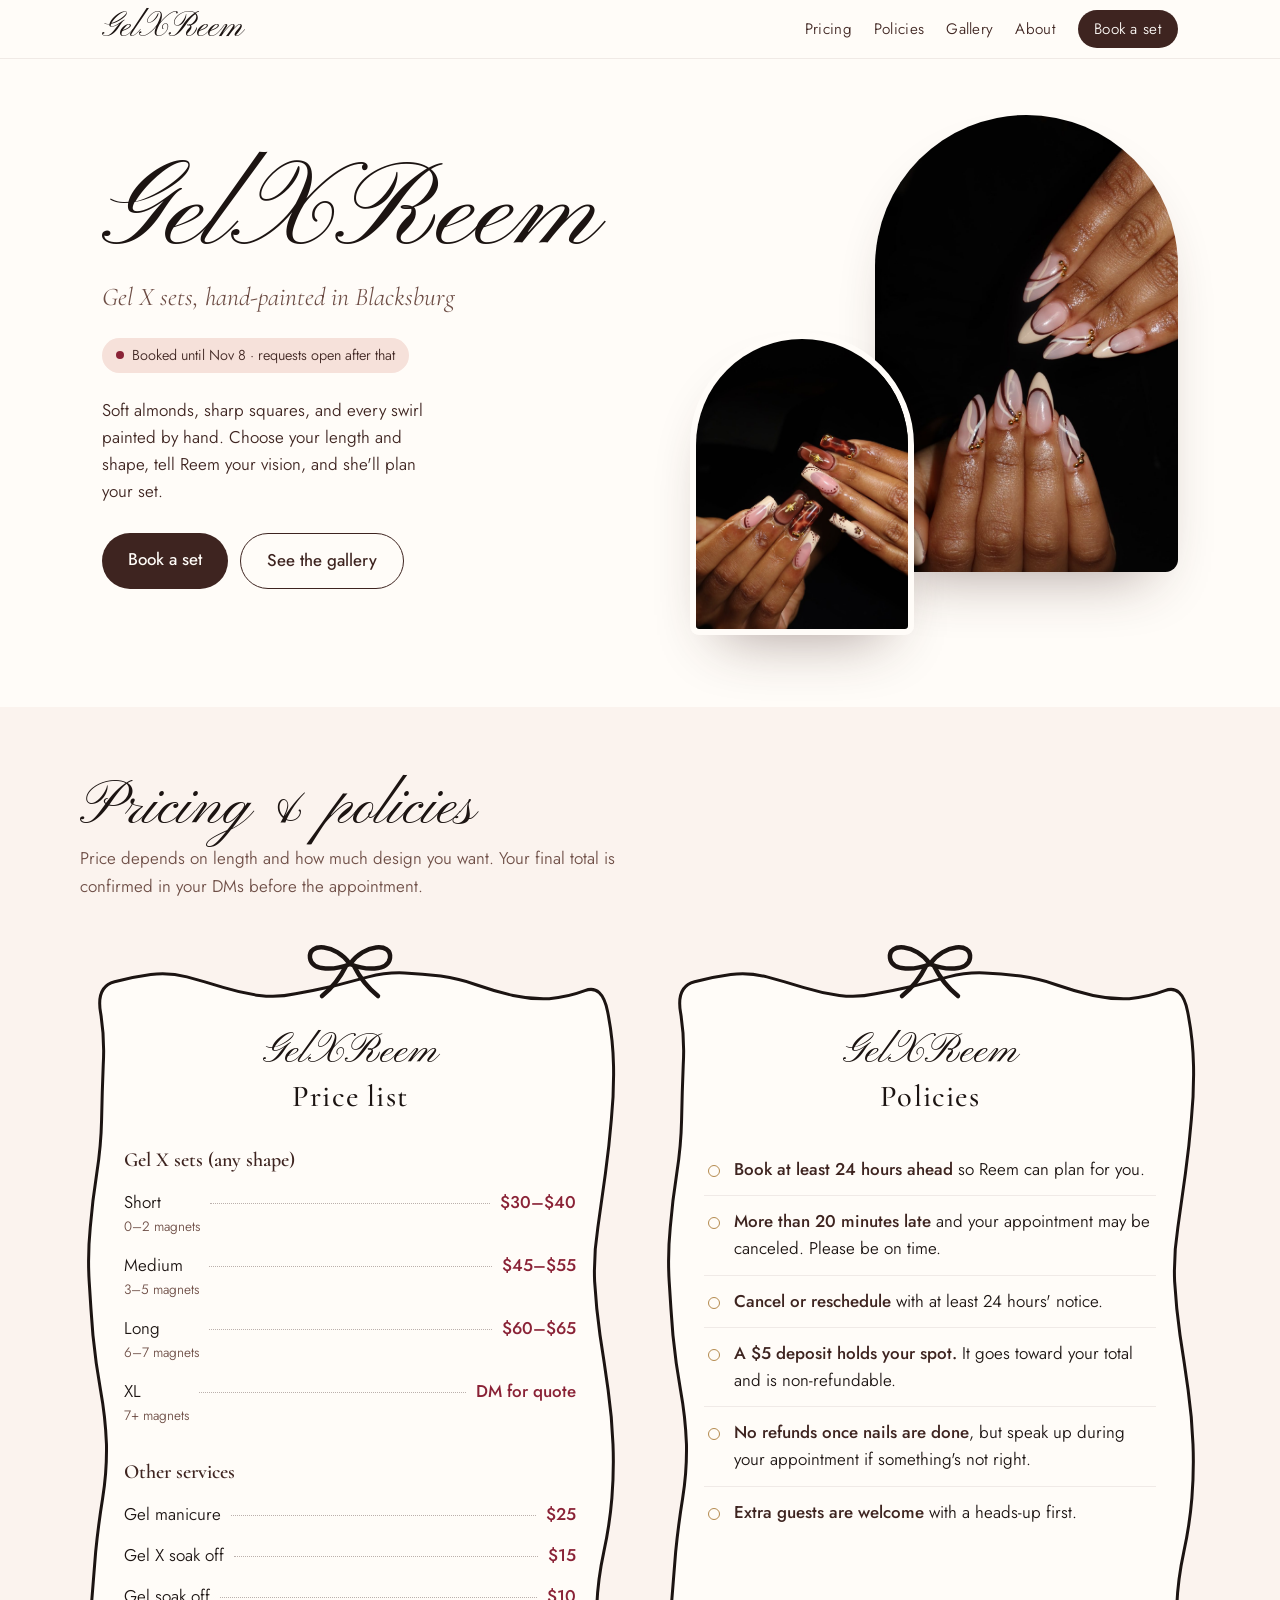
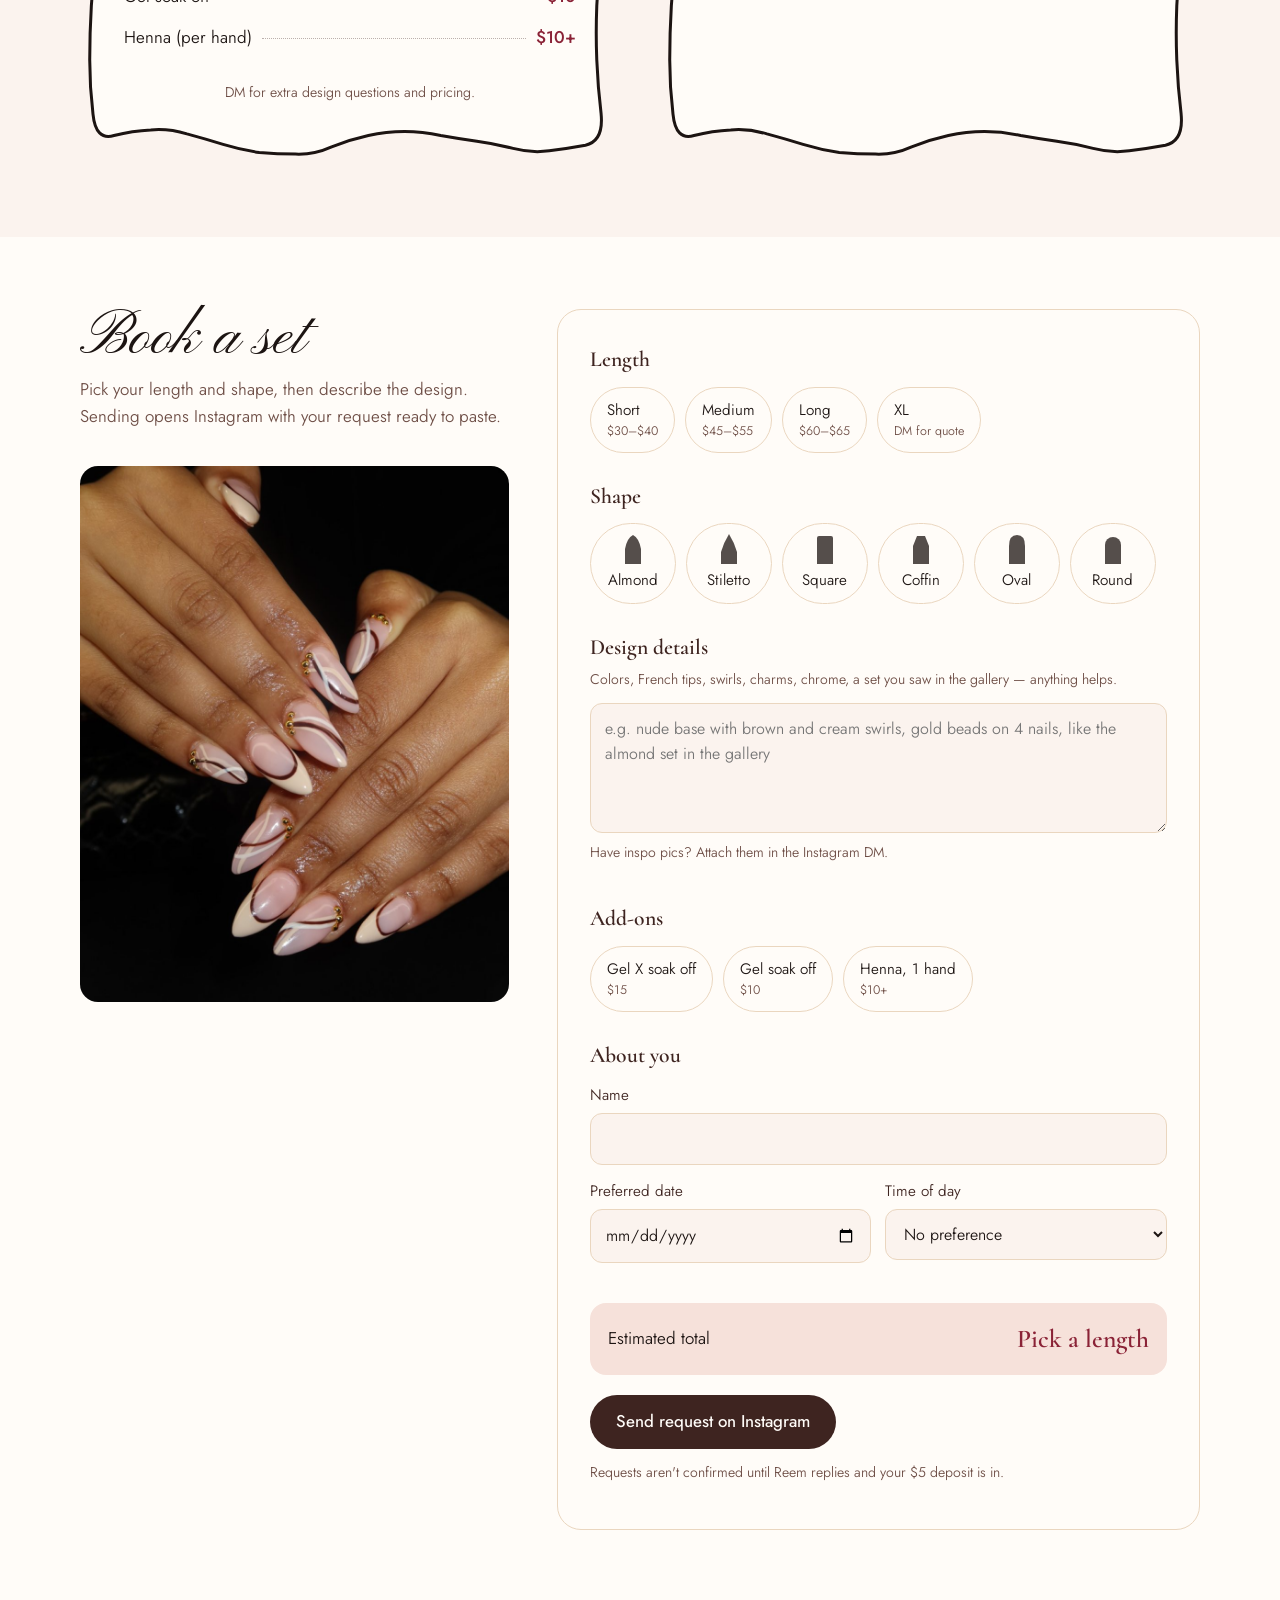
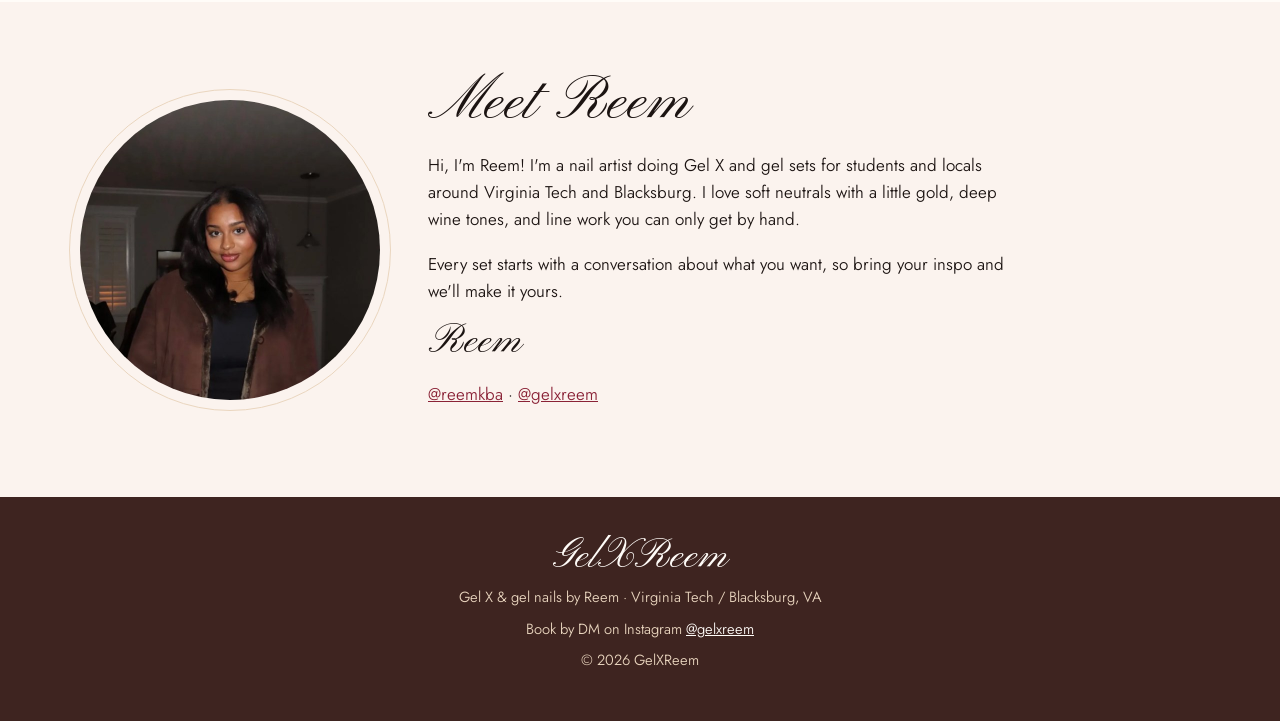
<file: index.html>
<!doctype html>
<html lang="en">
<head>
<title>GelXReem · Gel X nails in Blacksburg</title>
<meta name="description" content="Gel X and gel nail sets by Reem, near Virginia Tech in Blacksburg, VA. See pricing, policies, and request a booking.">
<meta charset="utf-8">
<meta name="viewport" content="width=device-width, initial-scale=1">
<link rel="icon" href="images/logo.jpg">
<link rel="preconnect" href="https://fonts.googleapis.com">
<link rel="preconnect" href="https://fonts.gstatic.com" crossorigin>
<link href="https://fonts.googleapis.com/css2?family=Cormorant:ital,wght@0,500;0,600;1,500&family=Jost:wght@300;350;400;500&family=Pinyon+Script&display=swap" rel="stylesheet">
<link rel="stylesheet" href="styles.css">
</head><body>
<header class="site-header">
  <nav class="nav" aria-label="Main">
    <a class="wordmark" href="index.html">GelXReem</a>
    <button class="menu-btn" aria-expanded="false" aria-controls="menu">Menu</button>
    <ul id="menu">
      <li><a href="index.html#pricing">Pricing</a></li>
      <li><a href="index.html#policies">Policies</a></li>
      <li><a href="gallery.html">Gallery</a></li>
      <li><a href="index.html#about">About</a></li>
      <li><a class="book-link" href="index.html#book">Book a set</a></li>
    </ul>
  </nav>
</header>
<main>
<section class="hero" style="padding-top:56px">
  <div>
    <h1>GelXReem</h1>
    <p class="tag">Gel X sets, hand-painted in Blacksburg</p>
    <!-- Update this line whenever the schedule changes -->
    <div class="status">Booked until Nov 8 · requests open after that</div>
    <p class="lede">Soft almonds, sharp squares, and every swirl painted by hand. Choose your length and shape, tell Reem your vision, and she'll plan your set.</p>
    <div class="hero-actions">
      <a class="btn" href="#book">Book a set</a>
      <a class="btn ghost" href="gallery.html">See the gallery</a>
    </div>
  </div>
  <div class="hero-photos">
    <img src="images/nude-swirl-almond-1.jpg" alt="Nude almond Gel X set with brown and cream swirls and gold bead accents">
    <img src="images/cocoa-marble-square.jpg" alt="Long square set with cocoa marble, cream florals, and gold star charms">
  </div>
</section>

<section id="pricing" class="tint">
  <div class="wrap">
    <h2 class="section-title">Pricing &amp; policies</h2>
    <p class="section-sub">Price depends on length and how much design you want. Your final total is confirmed in your DMs before the appointment.</p>
    <div class="two-up">
      <div class="frame">
        <h3>GelXReem</h3>
        <h4>Price list</h4>
        <div class="price-group">
          <h5>Gel X sets (any shape)</h5>
          <div class="price-row"><span>Short<small>0–2 magnets</small></span><span class="dots"></span><span class="amt">$30–$40</span></div>
          <div class="price-row"><span>Medium<small>3–5 magnets</small></span><span class="dots"></span><span class="amt">$45–$55</span></div>
          <div class="price-row"><span>Long<small>6–7 magnets</small></span><span class="dots"></span><span class="amt">$60–$65</span></div>
          <div class="price-row"><span>XL<small>7+ magnets</small></span><span class="dots"></span><span class="amt">DM for quote</span></div>
        </div>
        <div class="price-group">
          <h5>Other services</h5>
          <div class="price-row"><span>Gel manicure</span><span class="dots"></span><span class="amt">$25</span></div>
          <div class="price-row"><span>Gel X soak off</span><span class="dots"></span><span class="amt">$15</span></div>
          <div class="price-row"><span>Gel soak off</span><span class="dots"></span><span class="amt">$10</span></div>
          <div class="price-row"><span>Henna (per hand)</span><span class="dots"></span><span class="amt">$10+</span></div>
        </div>
        <p class="fineprint">DM for extra design questions and pricing.</p>
      </div>

      <div class="frame" id="policies">
        <h3>GelXReem</h3>
        <h4>Policies</h4>
        <ul class="policies">
          <li><strong>Book at least 24 hours ahead</strong> so Reem can plan for you.</li>
          <li><strong>More than 20 minutes late</strong> and your appointment may be canceled. Please be on time.</li>
          <li><strong>Cancel or reschedule</strong> with at least 24 hours' notice.</li>
          <li><strong>A $5 deposit holds your spot.</strong> It goes toward your total and is non-refundable.</li>
          <li><strong>No refunds once nails are done</strong>, but speak up during your appointment if something's not right.</li>
          <li><strong>Extra guests are welcome</strong> with a heads-up first.</li>
        </ul>
      </div>
    </div>
  </div>
</section>

<section id="book">
  <div class="wrap book">
    <div class="book-aside">
      <h2 class="section-title">Book a set</h2>
      <p class="section-sub">Pick your length and shape, then describe the design. Sending opens Instagram with your request ready to paste.</p>
      <img src="images/nude-swirl-almond-2.jpg" alt="Almond nails with cream French tips, brown outlines, and gold beads">
    </div>

    <form id="booking" novalidate>
      <fieldset>
        <legend>Length</legend>
        <div class="pills">
          <label class="pill"><input type="radio" name="length" value="Short" data-low="30" data-high="40"><span>Short<small>$30–$40</small></span></label>
          <label class="pill"><input type="radio" name="length" value="Medium" data-low="45" data-high="55"><span>Medium<small>$45–$55</small></span></label>
          <label class="pill"><input type="radio" name="length" value="Long" data-low="60" data-high="65"><span>Long<small>$60–$65</small></span></label>
          <label class="pill"><input type="radio" name="length" value="XL"><span>XL<small>DM for quote</small></span></label>
        </div>
      </fieldset>

      <fieldset>
        <legend>Shape</legend>
        <div class="pills">
<label class="pill shape"><input type="radio" name="shape" value="Almond"><span><svg class="shape-ico" viewBox="0 0 22 30" aria-hidden="true"><path d="M3 30V15Q5 4 11 1Q17 4 19 15V30Z"/></svg>Almond</span></label>
<label class="pill shape"><input type="radio" name="shape" value="Stiletto"><span><svg class="shape-ico" viewBox="0 0 22 30" aria-hidden="true"><path d="M3 30V18Q6 8 11 0Q16 8 19 18V30Z"/></svg>Stiletto</span></label>
<label class="pill shape"><input type="radio" name="shape" value="Square"><span><svg class="shape-ico" viewBox="0 0 22 30" aria-hidden="true"><path d="M3 30V4Q3 2 5 2H17Q19 2 19 4V30Z"/></svg>Square</span></label>
<label class="pill shape"><input type="radio" name="shape" value="Coffin"><span><svg class="shape-ico" viewBox="0 0 22 30" aria-hidden="true"><path d="M3 30V12L7 2H15L19 12V30Z"/></svg>Coffin</span></label>
<label class="pill shape"><input type="radio" name="shape" value="Oval"><span><svg class="shape-ico" viewBox="0 0 22 30" aria-hidden="true"><path d="M3 30V12Q3 1 11 1Q19 1 19 12V30Z"/></svg>Oval</span></label>
<label class="pill shape"><input type="radio" name="shape" value="Round"><span><svg class="shape-ico" viewBox="0 0 22 30" aria-hidden="true"><path d="M3 30V11A8 8 0 0 1 19 11V30Z"/></svg>Round</span></label>
        </div>
      </fieldset>

      <fieldset>
        <legend>Design details</legend>
        <p class="hint">Colors, French tips, swirls, charms, chrome, a set you saw in the gallery — anything helps.</p>
        <label class="field" for="details" style="position:absolute;left:-9999px">Design details</label>
        <textarea id="details" name="details" placeholder="e.g. nude base with brown and cream swirls, gold beads on 4 nails, like the almond set in the gallery"></textarea>
        <p class="hint" style="margin-top:8px">Have inspo pics? Attach them in the Instagram DM.</p>
      </fieldset>

      <fieldset>
        <legend>Add-ons</legend>
        <div class="pills">
          <label class="pill"><input type="checkbox" name="addon" value="Gel X soak off" data-price="15"><span>Gel X soak off<small>$15</small></span></label>
          <label class="pill"><input type="checkbox" name="addon" value="Gel soak off" data-price="10"><span>Gel soak off<small>$10</small></span></label>
          <label class="pill"><input type="checkbox" name="addon" value="Henna (1 hand)" data-price="10"><span>Henna, 1 hand<small>$10+</small></span></label>
        </div>
      </fieldset>

      <fieldset>
        <legend>About you</legend>
        <label class="field">Name<input type="text" name="name" autocomplete="name" required></label>
        <div class="row2">
          <label class="field">Preferred date<input type="date" name="date"></label>
          <label class="field">Time of day
            <select name="time"><option value="">No preference</option><option>Morning</option><option>Afternoon</option><option>Evening</option></select>
          </label>
        </div>
      </fieldset>

      <div class="estimate"><span>Estimated total</span><b id="estimate">Pick a length</b></div>
      <button class="btn" type="submit">Send request on Instagram</button>
      <p class="form-note">Requests aren't confirmed until Reem replies and your $5 deposit is in.</p>
      <div id="toast" class="toast" role="status" aria-live="polite"></div>
    </form>
  </div>
</section>

<section id="about" class="tint">
  <div class="wrap about">
    <img class="about-photo" src="images/reem.jpg" alt="Reem, the nail artist behind GelXReem">
    <div>
      <h2 class="section-title">Meet Reem</h2>
      <!-- Reem: replace this with your own words -->
      <p>Hi, I'm Reem! I'm a nail artist doing Gel X and gel sets for students and locals around Virginia Tech and Blacksburg. I love soft neutrals with a little gold, deep wine tones, and line work you can only get by hand.</p>
      <p>Every set starts with a conversation about what you want, so bring your inspo and we'll make it yours.</p>
      <p class="sig">Reem</p>
      <p><a href="https://instagram.com/reemkba" target="_blank" rel="noopener">@reemkba</a> · <a href="https://instagram.com/gelxreem" target="_blank" rel="noopener">@gelxreem</a></p>
    </div>
  </div>
</section>
</main>
<footer>
  <div class="wordmark">GelXReem</div>
  <p>Gel X &amp; gel nails by Reem · Virginia Tech / Blacksburg, VA</p>
  <p>Book by DM on Instagram <a href="https://instagram.com/gelxreem" target="_blank" rel="noopener">@gelxreem</a></p>
  <p>© <span data-year></span> GelXReem</p>
</footer>
<script src="script.js"></script>
</body></html>
</file>
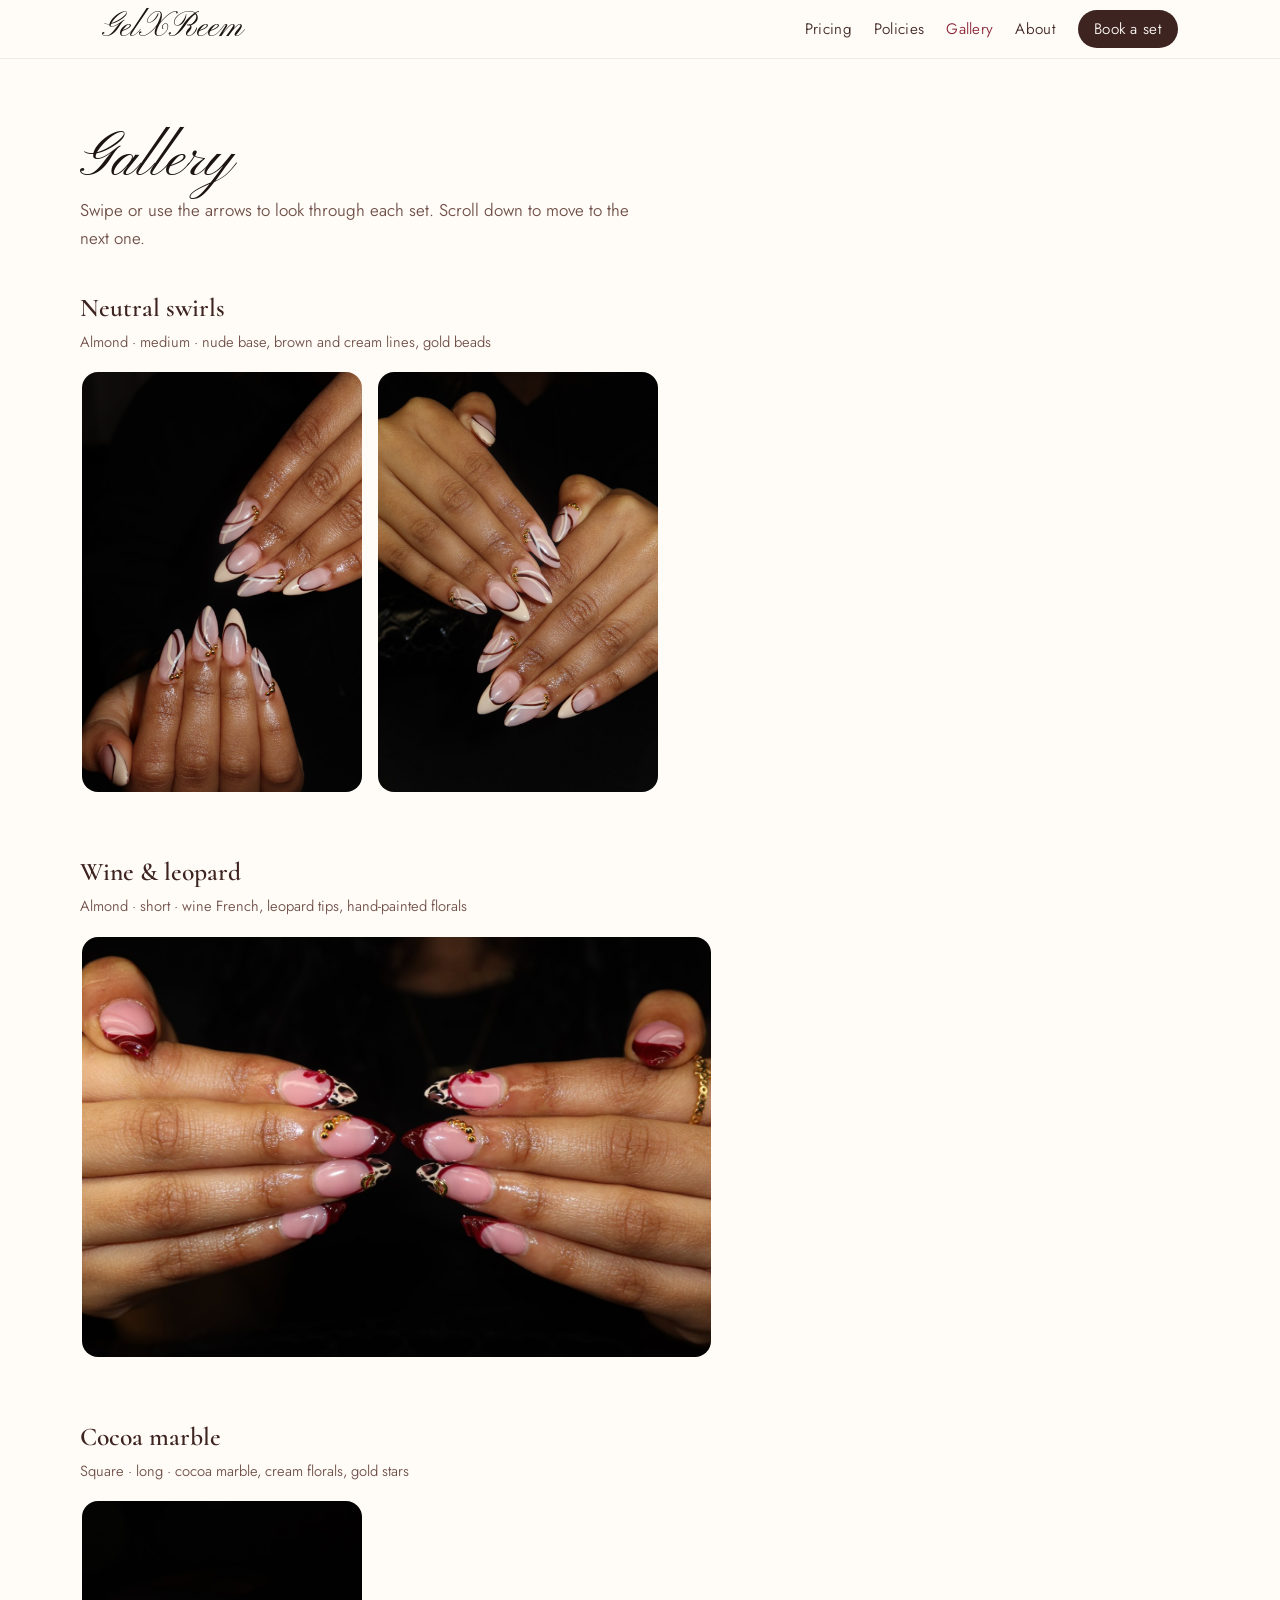
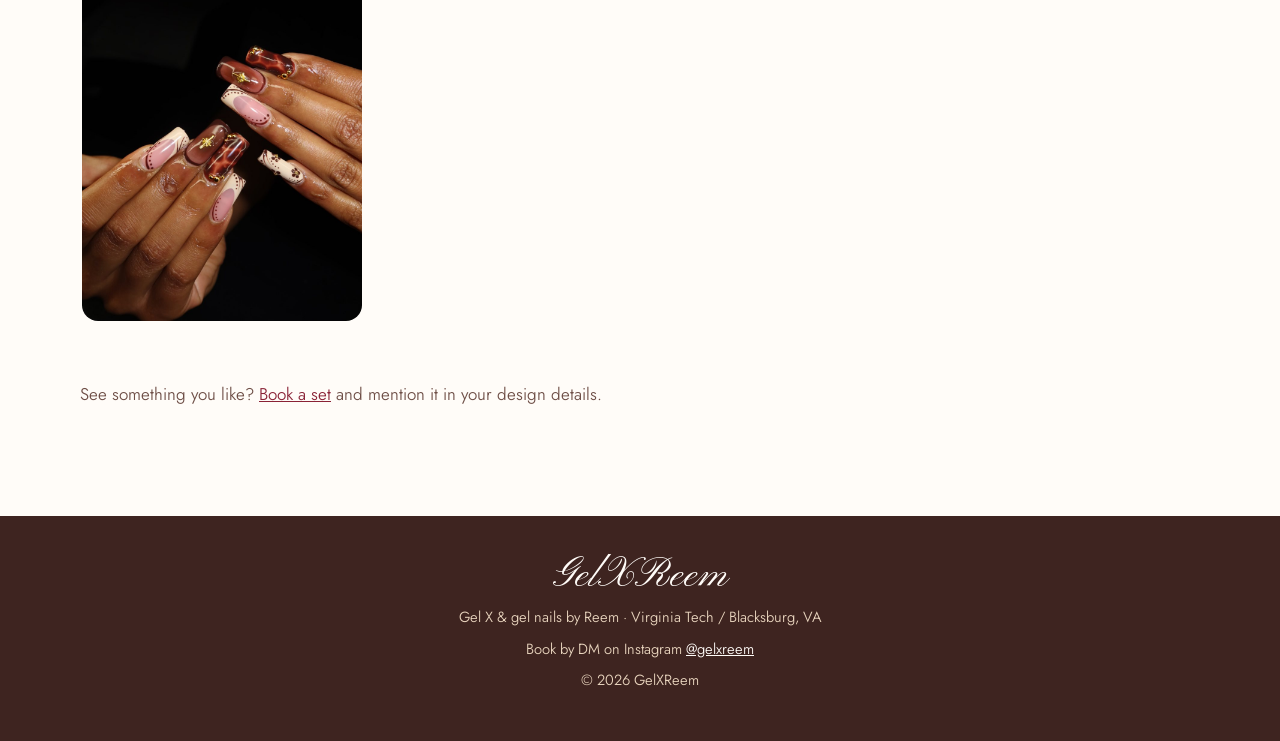
<file: gallery.html>
<!doctype html>
<html lang="en">
<head>
<title>Gallery · GelXReem</title>
<meta name="description" content="Recent Gel X sets by GelXReem in Blacksburg, VA.">
<meta charset="utf-8">
<meta name="viewport" content="width=device-width, initial-scale=1">
<link rel="icon" href="images/logo.jpg">
<link rel="preconnect" href="https://fonts.googleapis.com">
<link rel="preconnect" href="https://fonts.gstatic.com" crossorigin>
<link href="https://fonts.googleapis.com/css2?family=Cormorant:ital,wght@0,500;0,600;1,500&family=Jost:wght@300;350;400;500&family=Pinyon+Script&display=swap" rel="stylesheet">
<link rel="stylesheet" href="styles.css">
</head><body>
<header class="site-header">
  <nav class="nav" aria-label="Main">
    <a class="wordmark" href="index.html">GelXReem</a>
    <button class="menu-btn" aria-expanded="false" aria-controls="menu">Menu</button>
    <ul id="menu">
      <li><a href="index.html#pricing">Pricing</a></li>
      <li><a href="index.html#policies">Policies</a></li>
      <li><a href="gallery.html" aria-current="page">Gallery</a></li>
      <li><a href="index.html#about">About</a></li>
      <li><a class="book-link" href="index.html#book">Book a set</a></li>
    </ul>
  </nav>
</header>
<main>
<section>
  <div class="wrap">
    <h1 class="section-title">Gallery</h1>
    <p class="section-sub">Swipe or use the arrows to look through each set. Scroll down to move to the next one.</p>
<div class="reel">
  <div class="reel-head">
    <div><h3>Neutral swirls</h3><p>Almond · medium · nude base, brown and cream lines, gold beads</p></div>
    <div class="reel-ctrl"><button data-dir="-1" aria-label="Scroll Neutral swirls left">‹</button><button data-dir="1" aria-label="Scroll Neutral swirls right">›</button></div>
  </div>
  <div class="track" tabindex="0" aria-label="Neutral swirls photos">
    <figure><img src="images/nude-swirl-almond-1.jpg" alt="Almond set with brown and cream swirl lines and gold beads, both hands" loading="lazy"></figure>
    <figure><img src="images/nude-swirl-almond-2.jpg" alt="Same almond swirl set shown with hands crossed" loading="lazy"></figure>
  </div>
</div>
<div class="reel">
  <div class="reel-head">
    <div><h3>Wine &amp; leopard</h3><p>Almond · short · wine French, leopard tips, hand-painted florals</p></div>
    <div class="reel-ctrl"><button data-dir="-1" aria-label="Scroll Wine &amp; leopard left">‹</button><button data-dir="1" aria-label="Scroll Wine &amp; leopard right">›</button></div>
  </div>
  <div class="track" tabindex="0" aria-label="Wine &amp; leopard photos">
    <figure><img src="images/wine-leopard-almond.jpg" alt="Short almond set with wine French tips, leopard print, red flowers, and gold charms" loading="lazy"></figure>
  </div>
</div>
<div class="reel">
  <div class="reel-head">
    <div><h3>Cocoa marble</h3><p>Square · long · cocoa marble, cream florals, gold stars</p></div>
    <div class="reel-ctrl"><button data-dir="-1" aria-label="Scroll Cocoa marble left">‹</button><button data-dir="1" aria-label="Scroll Cocoa marble right">›</button></div>
  </div>
  <div class="track" tabindex="0" aria-label="Cocoa marble photos">
    <figure><img src="images/cocoa-marble-square.jpg" alt="Long square set with cocoa marble, cream French with dotted lines, and gold star charms" loading="lazy"></figure>
  </div>
</div>
    <p class="section-sub" style="margin-top:10px">See something you like? <a href="index.html#book">Book a set</a> and mention it in your design details.</p>
  </div>
</section>
</main>
<footer>
  <div class="wordmark">GelXReem</div>
  <p>Gel X &amp; gel nails by Reem · Virginia Tech / Blacksburg, VA</p>
  <p>Book by DM on Instagram <a href="https://instagram.com/gelxreem" target="_blank" rel="noopener">@gelxreem</a></p>
  <p>© <span data-year></span> GelXReem</p>
</footer>
<script src="script.js"></script>
</body></html>
</file>
<file: styles.css>
/* GelXReem — palette pulled from the Instagram highlights, brightened */
:root{
  --ivory:#FFFCF8;
  --porcelain:#FBF3EE;
  --blush:#F6E1DA;
  --champagne:#EAD6BF;
  --cocoa:#3E2420;
  --cocoa-soft:#6E4E46;
  --wine:#8A2236;
  --gold:#B48A4E;
  --ink:#1C1412;
  --script:"Pinyon Script", "Snell Roundhand", cursive;
  --sans:"Jost", "Avenir Next", "Helvetica Neue", Arial, sans-serif;
  --serif:"Cormorant", "Cormorant Garamond", Georgia, serif;
}
*{box-sizing:border-box}
html{scroll-behavior:smooth;scroll-padding-top:84px}
@media (prefers-reduced-motion:reduce){html{scroll-behavior:auto}*{transition:none!important;animation:none!important}}
body{margin:0;background:var(--ivory);color:var(--ink);font-family:var(--sans);font-weight:350;font-size:17px;line-height:1.6}
img{max-width:100%;display:block}
a{color:var(--wine)}
:focus-visible{outline:2px solid var(--wine);outline-offset:3px;border-radius:4px}

/* Header */
.site-header{position:sticky;top:0;z-index:20;background:rgba(255,252,248,.92);backdrop-filter:blur(10px);border-bottom:1px solid rgba(62,36,32,.08)}
.nav{max-width:1120px;margin:auto;display:flex;align-items:center;justify-content:space-between;padding:12px 22px;gap:16px}
.wordmark{font-family:var(--script);font-size:2.1rem;color:var(--ink);text-decoration:none;line-height:1}
.nav ul{list-style:none;display:flex;gap:22px;margin:0;padding:0;flex-wrap:wrap}
.nav ul a{color:var(--cocoa);text-decoration:none;font-size:.95rem;letter-spacing:.02em}
.nav ul a:hover,.nav ul a[aria-current="page"]{color:var(--wine)}
.nav .book-link{background:var(--cocoa);color:var(--ivory);padding:8px 16px;border-radius:999px}
.nav .book-link:hover{background:var(--wine);color:var(--ivory)}
.menu-btn{display:none;background:none;border:1px solid var(--champagne);border-radius:999px;padding:6px 14px;font:inherit;color:var(--cocoa)}
@media (max-width:760px){
  .menu-btn{display:block}
  .nav ul{display:none;position:absolute;top:100%;left:0;right:0;background:var(--ivory);flex-direction:column;padding:12px 22px 20px;border-bottom:1px solid var(--champagne)}
  .nav ul.open{display:flex}
}

/* Hero */
.hero{max-width:1120px;margin:auto;padding:56px 22px 72px;display:grid;grid-template-columns:1.05fr .95fr;gap:48px;align-items:center}
.hero h1{font-family:var(--script);font-weight:400;font-size:clamp(4rem,11vw,7.5rem);line-height:.9;margin:0 0 8px;color:var(--ink)}
.hero .tag{font-family:var(--serif);font-size:1.6rem;font-style:italic;color:var(--cocoa-soft);margin:0 0 20px}
.hero p.lede{max-width:34ch;margin:0 0 28px;color:var(--cocoa)}
.status{display:inline-flex;align-items:center;gap:8px;font-size:.9rem;color:var(--cocoa);background:var(--blush);padding:6px 14px;border-radius:999px;margin-bottom:24px}
.status::before{content:"";width:8px;height:8px;border-radius:50%;background:var(--wine)}
.btn{display:inline-block;font:inherit;font-weight:450;border:none;cursor:pointer;text-decoration:none;padding:13px 26px;border-radius:999px;background:var(--cocoa);color:var(--ivory);transition:background .2s}
.btn:hover{background:var(--wine)}
.btn.ghost{background:transparent;color:var(--cocoa);border:1px solid var(--cocoa)}
.btn.ghost:hover{background:var(--cocoa);color:var(--ivory)}
.hero-actions{display:flex;gap:12px;flex-wrap:wrap}
.hero-photos{position:relative;height:520px}
.hero-photos img{position:absolute;object-fit:cover;border-radius:220px 220px 18px 18px;box-shadow:0 30px 60px -30px rgba(62,36,32,.45)}
.hero-photos img:first-child{width:62%;height:88%;right:0;top:0}
.hero-photos img:last-child{width:46%;height:58%;left:0;bottom:0;border:6px solid var(--ivory)}
@media (max-width:860px){.hero{grid-template-columns:1fr;padding-top:36px}.hero-photos{height:420px}}

/* Sections */
section{padding:72px 22px}
.wrap{max-width:1120px;margin:auto}
.section-title{font-family:var(--script);font-weight:400;font-size:clamp(2.8rem,6vw,3.8rem);line-height:1;margin:0 0 6px;color:var(--ink)}
.section-sub{color:var(--cocoa-soft);margin:0 0 36px;max-width:56ch}
.tint{background:var(--porcelain)}

/* Wavy frame + bow (Instagram highlight motif) */
.frame{position:relative;padding:72px 44px 48px}
.frame > svg.wave{position:absolute;inset:0;width:100%;height:100%;pointer-events:none;overflow:visible}
.frame > svg.wave path{fill:var(--ivory);stroke:var(--ink);stroke-width:3;vector-effect:non-scaling-stroke}
.frame > svg.bow{position:absolute;top:-22px;left:50%;transform:translateX(-50%);width:120px;height:62px}
.frame > svg.bow path{fill:none;stroke:var(--ink);stroke-width:4.5;stroke-linecap:round;stroke-linejoin:round}
.frame > *:not(svg){position:relative}
.frame h3{font-family:var(--script);font-weight:400;font-size:2.6rem;text-align:center;margin:0;line-height:1}
.frame h4{font-family:var(--serif);font-weight:500;font-size:1.9rem;text-align:center;margin:0 0 22px;letter-spacing:.04em}
.two-up{display:grid;grid-template-columns:1fr 1fr;gap:56px 40px;padding-top:24px}
@media (max-width:860px){.two-up{grid-template-columns:1fr}.frame{padding:68px 26px 40px}}

/* Price list */
.price-group{margin:0 0 22px}
.price-group h5{font-family:var(--serif);font-size:1.25rem;font-weight:600;color:var(--cocoa);margin:0 0 6px}
.price-row{display:flex;align-items:baseline;gap:10px;padding:7px 0}
.price-row span:first-child{flex:none}
.price-row .dots{flex:1;border-bottom:1px dotted rgba(62,36,32,.35);transform:translateY(-4px)}
.price-row .amt{flex:none;font-weight:500;color:var(--wine)}
.price-row small{display:block;color:var(--cocoa-soft);font-size:.85rem}
.fineprint{font-size:.88rem;color:var(--cocoa-soft);text-align:center;margin-top:14px}

/* Policies */
.policies{list-style:none;padding:0;margin:0}
.policies li{padding:12px 0 12px 30px;position:relative;border-bottom:1px solid rgba(62,36,32,.08)}
.policies li:last-child{border-bottom:none}
.policies li::before{content:"";position:absolute;left:4px;top:21px;width:10px;height:10px;border-radius:50%;border:1.5px solid var(--gold)}
.policies strong{font-weight:500;color:var(--cocoa)}

/* Booking form */
.book{display:grid;grid-template-columns:.8fr 1.2fr;gap:48px;align-items:start}
@media (max-width:860px){.book{grid-template-columns:1fr}}
   @media (min-width:861px){.book-aside{position:sticky;top:100px}}
.book-aside img{border-radius:18px;aspect-ratio:4/5;object-fit:cover;width:100%}
form{background:var(--ivory);border:1px solid var(--champagne);border-radius:24px;padding:32px}
fieldset{border:none;margin:0 0 26px;padding:0}
legend{font-family:var(--serif);font-size:1.35rem;font-weight:600;color:var(--cocoa);margin-bottom:10px;padding:0}
.hint{font-size:.88rem;color:var(--cocoa-soft);margin:-6px 0 12px}
.pills{display:flex;flex-wrap:wrap;gap:10px}
.pill{position:relative}
.pill input{position:absolute;opacity:0;inset:0;cursor:pointer}
.pill span{display:block;padding:10px 16px;border:1px solid var(--champagne);border-radius:999px;background:var(--ivory);font-size:.95rem;transition:background .15s,border-color .15s,color .15s}
.pill span small{display:block;font-size:.78rem;color:var(--cocoa-soft)}
.pill input:checked + span{background:var(--cocoa);border-color:var(--cocoa);color:var(--ivory)}
.pill input:checked + span small{color:var(--champagne)}
.pill input:focus-visible + span{outline:2px solid var(--wine);outline-offset:2px}
.shape-ico{width:22px;height:30px;display:block;margin:0 auto 4px}
.shape-ico path{fill:currentColor;opacity:.75}
.pill.shape span{text-align:center;min-width:86px}
label.field{display:block;margin-bottom:14px;font-size:.95rem;color:var(--cocoa)}
input[type=text],input[type=date],textarea,select{display:block;width:100%;margin-top:6px;font:inherit;font-size:1rem;color:var(--ink);background:var(--porcelain);border:1px solid var(--champagne);border-radius:12px;padding:12px 14px}
textarea{min-height:130px;resize:vertical}
.row2{display:grid;grid-template-columns:1fr 1fr;gap:14px}
@media (max-width:520px){.row2{grid-template-columns:1fr}form{padding:22px}}
.estimate{display:flex;justify-content:space-between;align-items:center;gap:12px;flex-wrap:wrap;background:var(--blush);border-radius:16px;padding:16px 18px;margin:6px 0 20px}
.estimate b{font-family:var(--serif);font-size:1.6rem;font-weight:600;color:var(--wine)}
.form-note{font-size:.88rem;color:var(--cocoa-soft);margin-top:12px}
.toast{margin-top:14px;padding:14px 16px;border-radius:12px;background:#EEF4EA;color:#2F4A28;display:none}
.toast.show{display:block}
.toast.err{background:#F9E3E3;color:#7A1E1E}

/* Sideways gallery rows */
.reel{margin-bottom:46px}
.reel-head{display:flex;justify-content:space-between;align-items:end;gap:16px;margin-bottom:14px}
.reel-head h3{font-family:var(--serif);font-weight:600;font-size:1.6rem;margin:0;color:var(--cocoa)}
.reel-head p{margin:2px 0 0;color:var(--cocoa-soft);font-size:.92rem}
.reel-ctrl{display:flex;gap:8px;flex:none}
.reel-ctrl button{width:42px;height:42px;border-radius:50%;border:1px solid var(--champagne);background:var(--ivory);color:var(--cocoa);font-size:1.1rem;cursor:pointer}
.reel-ctrl button:hover{background:var(--cocoa);color:var(--ivory)}
.track{display:flex;gap:16px;overflow-x:auto;scroll-snap-type:x mandatory;padding:4px 2px 14px;overscroll-behavior-x:contain;scrollbar-width:thin;scrollbar-color:var(--champagne) transparent}
.track figure{margin:0;flex:0 0 auto;scroll-snap-align:start;height:420px}
.track img{height:100%;width:auto;border-radius:16px;object-fit:cover}
@media (max-width:600px){.track figure{height:340px}}

/* About */
.about{display:grid;grid-template-columns:auto 1fr;gap:48px;align-items:center}
.about-photo{width:300px;aspect-ratio:1;border-radius:50%;object-fit:cover;outline:1px solid var(--champagne);outline-offset:10px}
.about p{max-width:58ch}
.about .sig{font-family:var(--script);font-size:2.6rem;color:var(--ink);margin:8px 0 0;line-height:1}
@media (max-width:760px){.about{grid-template-columns:1fr;justify-items:center;text-align:center}.about-photo{width:220px}}

/* Footer */
footer{background:var(--cocoa);color:var(--champagne);padding:40px 22px;text-align:center}
footer .wordmark{color:var(--ivory);font-size:2.6rem}
footer a{color:var(--ivory)}
footer p{margin:8px 0;font-size:.92rem}
</file>
